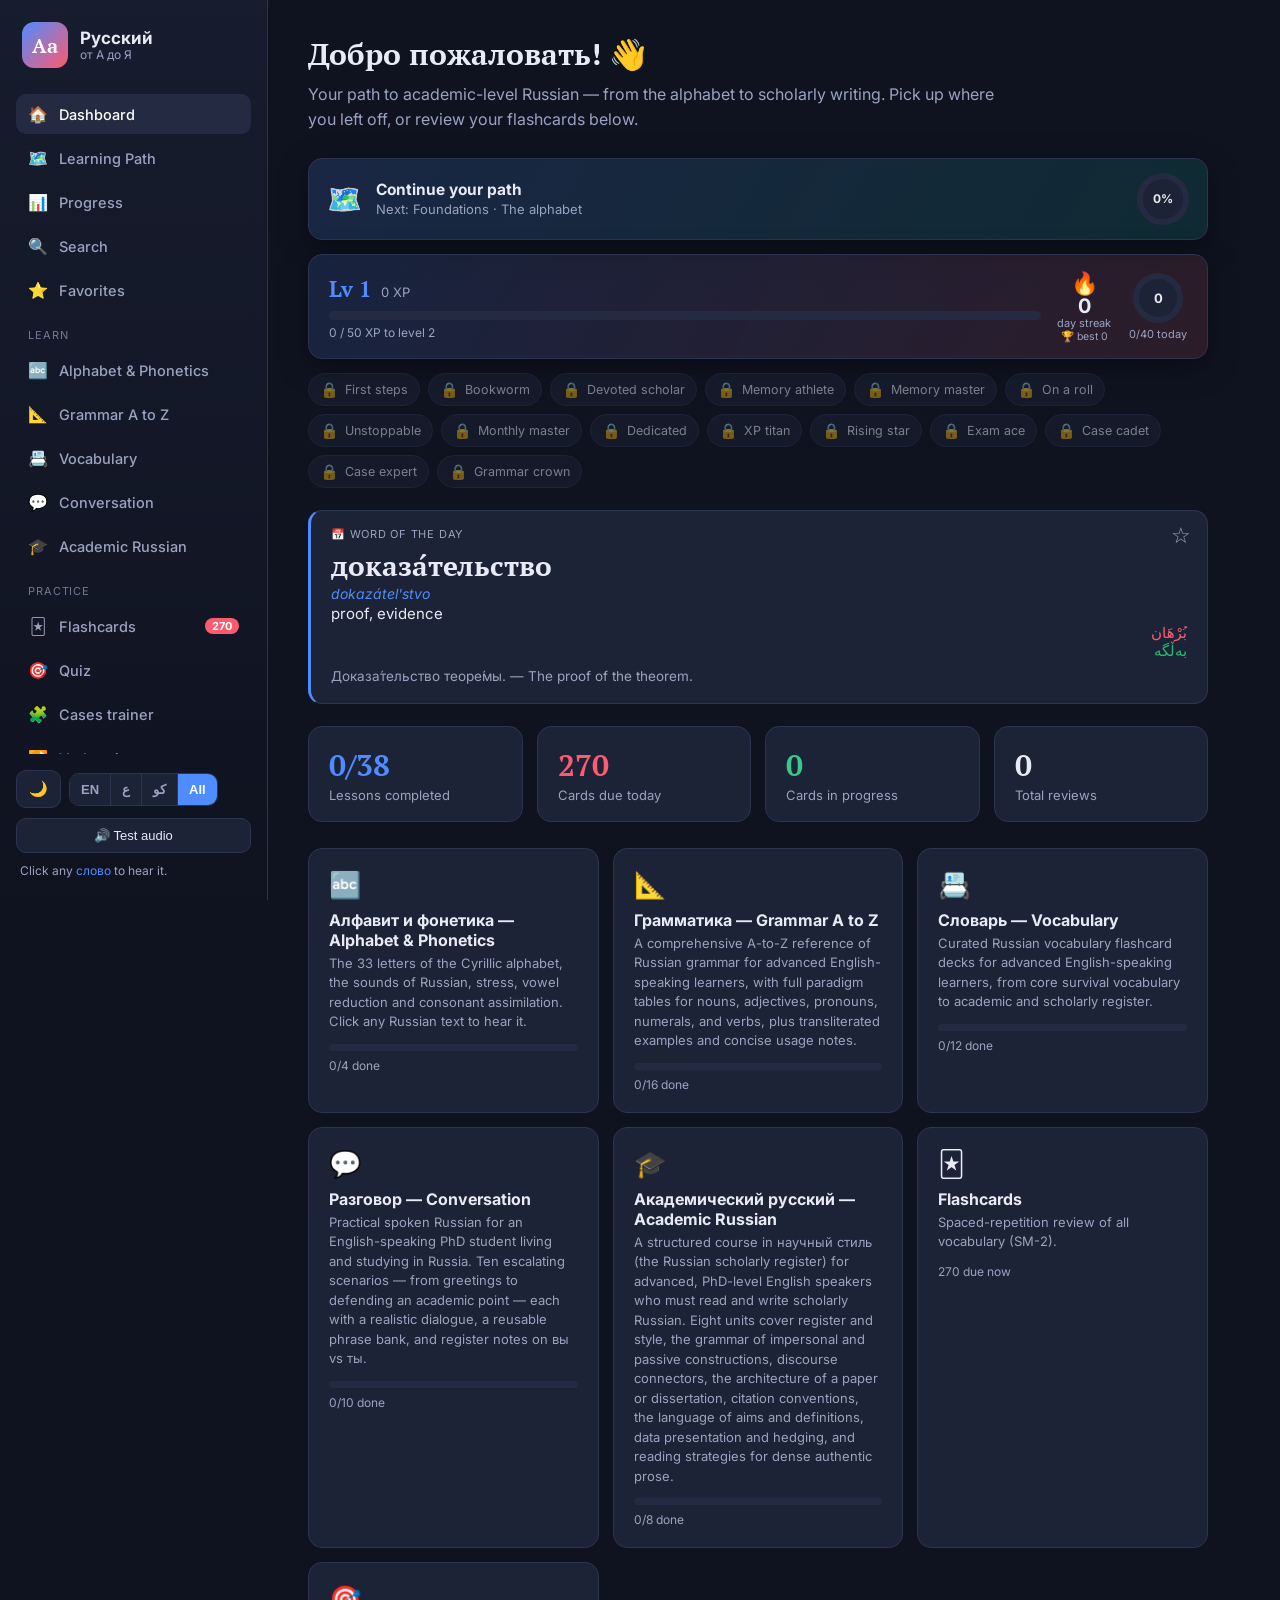
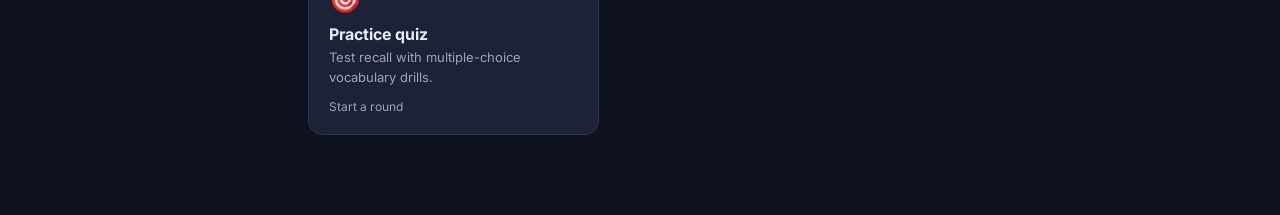
<file: static/index.html>
<!DOCTYPE html>
<html lang="en">
<head>
  <meta charset="UTF-8" />
  <meta name="viewport" content="width=device-width, initial-scale=1.0" />
  <title>Русский от А до Я — Learn Russian A to Z</title>
  <link rel="icon" href="data:image/svg+xml,%3Csvg xmlns='http://www.w3.org/2000/svg' viewBox='0 0 100 100'%3E%3Crect width='100' height='100' rx='20' fill='%234f8cff'/%3E%3Ctext x='50' y='72' font-size='62' text-anchor='middle' fill='white' font-family='serif'%3EА%3C/text%3E%3C/svg%3E" />
  <link rel="manifest" href="manifest.webmanifest" />
  <meta name="theme-color" content="#0f1320" />
  <meta name="mobile-web-app-capable" content="yes" />
  <meta name="apple-mobile-web-app-capable" content="yes" />
  <meta name="apple-mobile-web-app-status-bar-style" content="black-translucent" />
  <meta name="apple-mobile-web-app-title" content="Русский" />
  <link rel="apple-touch-icon" href="icons/icon-192.png" />
  <link rel="preconnect" href="https://fonts.googleapis.com" />
  <link href="https://fonts.googleapis.com/css2?family=Inter:wght@400;500;600;700&family=PT+Serif:wght@400;700&display=swap" rel="stylesheet" />
  <link rel="stylesheet" href="css/style.css" />
</head>
<body>
  <div id="app">
    <header id="topbar">
      <button id="nav-toggle" aria-label="Open menu" aria-expanded="false">☰</button>
      <div class="topbar-brand">Русский <span>от А до Я</span></div>
    </header>
    <div id="backdrop"></div>
    <aside class="sidebar">
      <div class="brand">
        <div class="brand-mark">Аа</div>
        <div class="brand-text">
          <strong>Русский</strong>
          <span>от А до Я</span>
        </div>
      </div>
      <nav id="nav" class="nav"></nav>
      <div class="sidebar-foot">
        <div class="toggle-row">
          <button id="theme-toggle" class="ghost-btn icon-btn" title="Toggle light / dark">🌙</button>
          <div class="seg" id="gloss-seg" role="group" aria-label="Translation language">
            <button data-gloss="en" title="English only">EN</button>
            <button data-gloss="ar" title="Arabic only">ع</button>
            <button data-gloss="ku" title="Central Kurdish only">کو</button>
            <button data-gloss="all" title="All languages">All</button>
          </div>
        </div>
        <button id="audio-test" class="ghost-btn" title="Test Russian speech">🔊 Test audio</button>
        <p class="hint">Click any <span class="ru-chip">слово</span> to hear it.</p>
      </div>
    </aside>

    <main id="view" class="view">
      <div class="loading">Loading…</div>
    </main>
  </div>

  <!-- Polyfills the Web Speech API onto the native bridge inside the Android
       WebView (no-op in a normal browser). Must load before app.js. -->
  <script src="js/android-bridge.js"></script>
  <script src="js/app.js"></script>
</body>
</html>
</file>
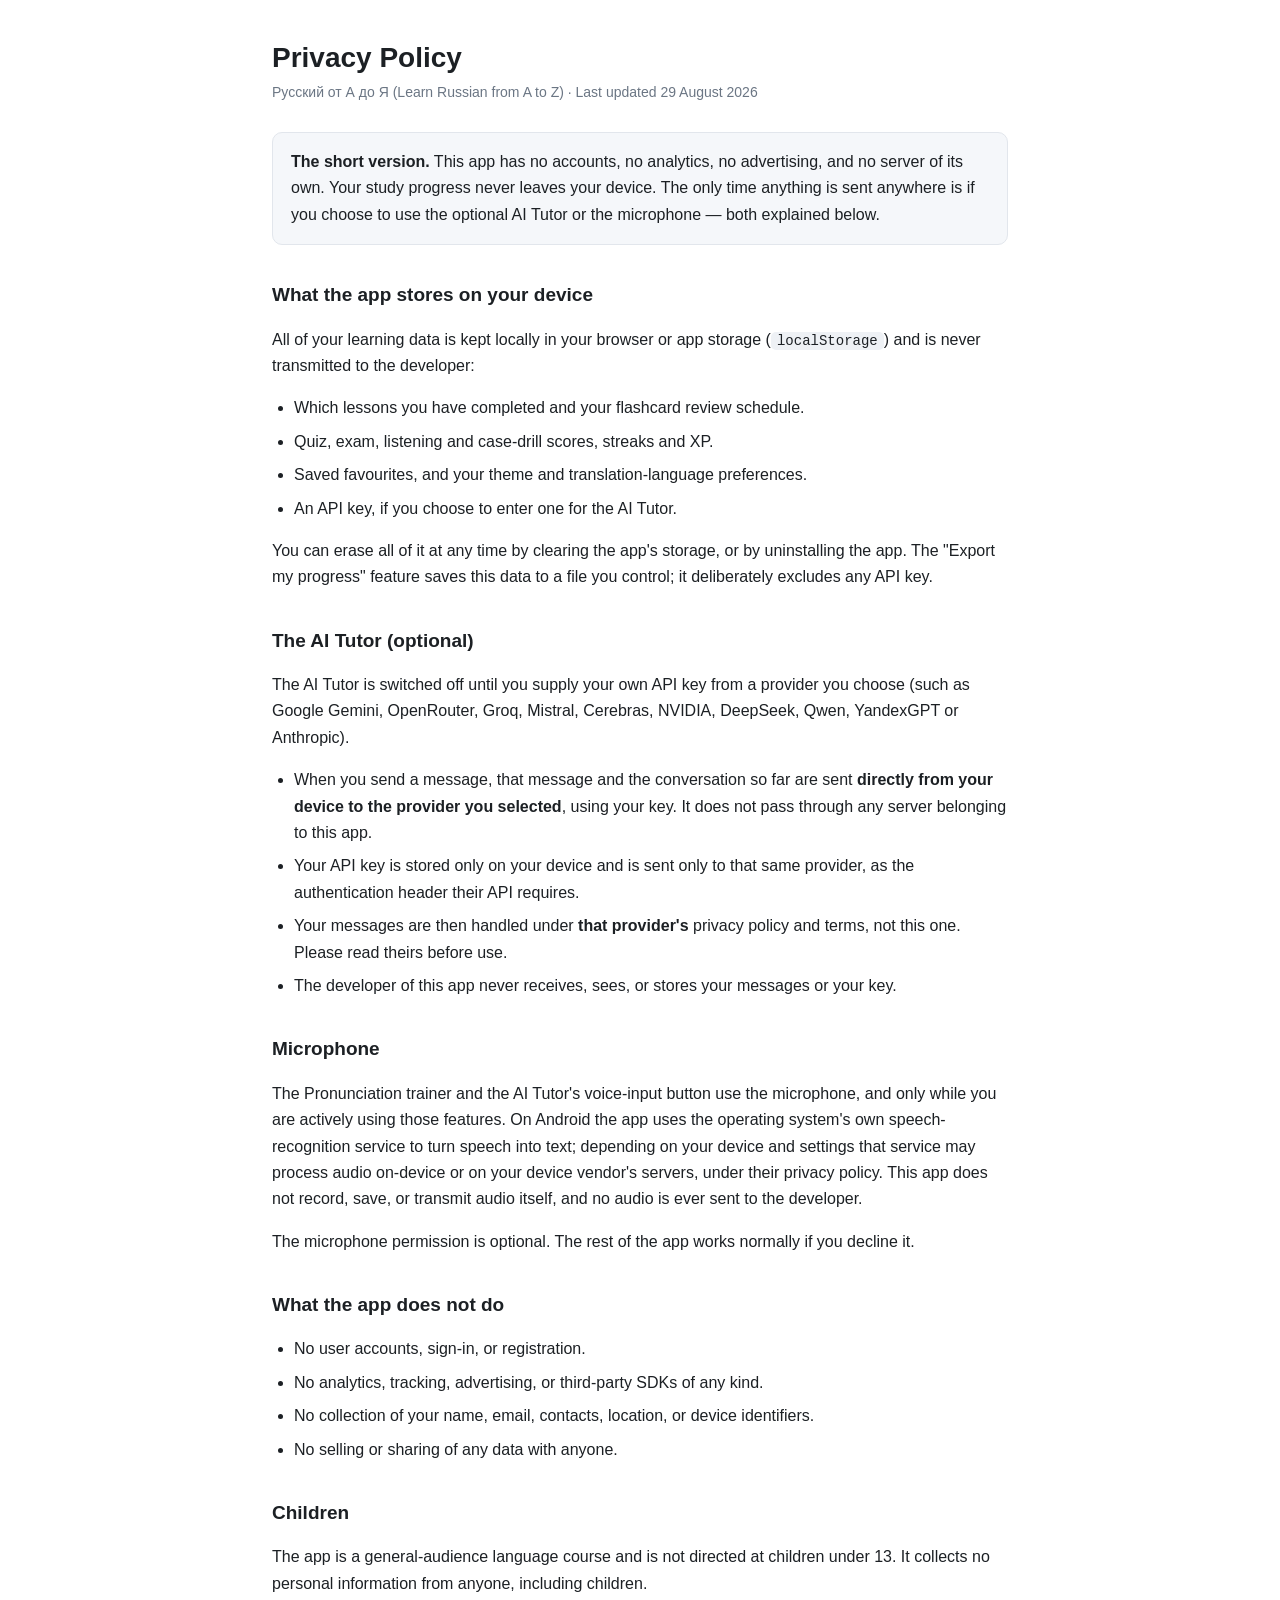
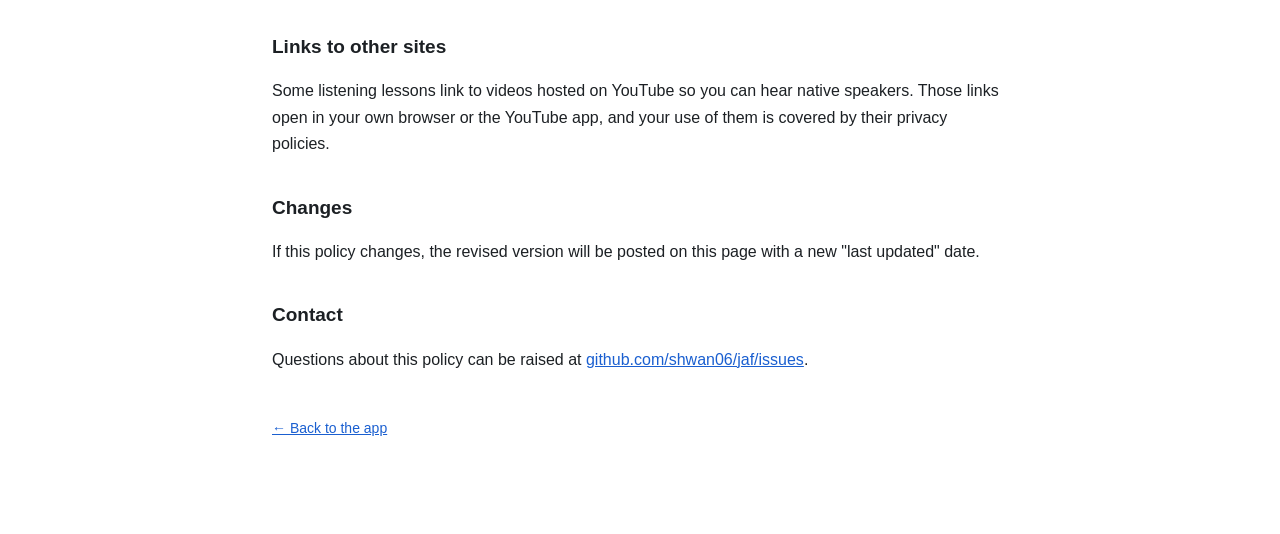
<file: static/privacy.html>
<!DOCTYPE html>
<html lang="en">
<head>
  <meta charset="UTF-8" />
  <meta name="viewport" content="width=device-width, initial-scale=1.0" />
  <title>Privacy Policy — Русский от А до Я</title>
  <link rel="icon" href="data:image/svg+xml,%3Csvg xmlns='http://www.w3.org/2000/svg' viewBox='0 0 100 100'%3E%3Crect width='100' height='100' rx='20' fill='%234f8cff'/%3E%3Ctext x='50' y='72' font-size='62' text-anchor='middle' fill='white' font-family='serif'%3E%D0%90%3C/text%3E%3C/svg%3E" />
  <style>
    :root { color-scheme: light dark; }
    body {
      margin: 0 auto; padding: 40px 22px 80px; max-width: 46rem;
      font: 16px/1.65 -apple-system, BlinkMacSystemFont, "Segoe UI", Roboto, sans-serif;
      background: #ffffff; color: #1c2024;
    }
    @media (prefers-color-scheme: dark) {
      body { background: #12151a; color: #e6e9ef; }
      code { background: #232833; }
      .card { background: #1a1e26; border-color: #2b323d; }
      a { color: #7fb0ff; }
    }
    h1 { font-size: 28px; line-height: 1.25; margin: 0 0 6px; }
    h2 { font-size: 19px; margin: 34px 0 10px; }
    .updated { color: #6b7684; font-size: 14px; margin: 0 0 28px; }
    .card {
      background: #f5f7fa; border: 1px solid #e2e6ec; border-radius: 10px;
      padding: 16px 18px; margin: 22px 0;
    }
    code { background: #eef1f5; padding: 1px 6px; border-radius: 5px; font-size: 14px; }
    ul { padding-left: 22px; }
    li { margin-bottom: 7px; }
    a { color: #1a5fd0; }
    footer { margin-top: 44px; font-size: 14px; color: #6b7684; }
  </style>
</head>
<body>
  <h1>Privacy Policy</h1>
  <p class="updated">Русский от А до Я (Learn Russian from A to Z) · Last updated 29 August 2026</p>

  <div class="card">
    <strong>The short version.</strong> This app has no accounts, no analytics, no
    advertising, and no server of its own. Your study progress never leaves your
    device. The only time anything is sent anywhere is if you choose to use the
    optional AI Tutor or the microphone — both explained below.
  </div>

  <h2>What the app stores on your device</h2>
  <p>
    All of your learning data is kept locally in your browser or app storage
    (<code>localStorage</code>) and is never transmitted to the developer:
  </p>
  <ul>
    <li>Which lessons you have completed and your flashcard review schedule.</li>
    <li>Quiz, exam, listening and case-drill scores, streaks and XP.</li>
    <li>Saved favourites, and your theme and translation-language preferences.</li>
    <li>An API key, if you choose to enter one for the AI Tutor.</li>
  </ul>
  <p>
    You can erase all of it at any time by clearing the app's storage, or by
    uninstalling the app. The "Export my progress" feature saves this data to a
    file you control; it deliberately excludes any API key.
  </p>

  <h2>The AI Tutor (optional)</h2>
  <p>
    The AI Tutor is switched off until you supply your own API key from a
    provider you choose (such as Google Gemini, OpenRouter, Groq, Mistral,
    Cerebras, NVIDIA, DeepSeek, Qwen, YandexGPT or Anthropic).
  </p>
  <ul>
    <li>
      When you send a message, that message and the conversation so far are sent
      <strong>directly from your device to the provider you selected</strong>, using
      your key. It does not pass through any server belonging to this app.
    </li>
    <li>
      Your API key is stored only on your device and is sent only to that same
      provider, as the authentication header their API requires.
    </li>
    <li>
      Your messages are then handled under <strong>that provider's</strong> privacy
      policy and terms, not this one. Please read theirs before use.
    </li>
    <li>
      The developer of this app never receives, sees, or stores your messages or
      your key.
    </li>
  </ul>

  <h2>Microphone</h2>
  <p>
    The Pronunciation trainer and the AI Tutor's voice-input button use the
    microphone, and only while you are actively using those features. On Android
    the app uses the operating system's own speech-recognition service to turn
    speech into text; depending on your device and settings that service may
    process audio on-device or on your device vendor's servers, under their
    privacy policy. This app does not record, save, or transmit audio itself, and
    no audio is ever sent to the developer.
  </p>
  <p>
    The microphone permission is optional. The rest of the app works normally if
    you decline it.
  </p>

  <h2>What the app does not do</h2>
  <ul>
    <li>No user accounts, sign-in, or registration.</li>
    <li>No analytics, tracking, advertising, or third-party SDKs of any kind.</li>
    <li>No collection of your name, email, contacts, location, or device identifiers.</li>
    <li>No selling or sharing of any data with anyone.</li>
  </ul>

  <h2>Children</h2>
  <p>
    The app is a general-audience language course and is not directed at children
    under 13. It collects no personal information from anyone, including children.
  </p>

  <h2>Links to other sites</h2>
  <p>
    Some listening lessons link to videos hosted on YouTube so you can hear native
    speakers. Those links open in your own browser or the YouTube app, and your
    use of them is covered by their privacy policies.
  </p>

  <h2>Changes</h2>
  <p>
    If this policy changes, the revised version will be posted on this page with a
    new "last updated" date.
  </p>

  <h2>Contact</h2>
  <p>
    Questions about this policy can be raised at
    <a href="https://github.com/shwan06/jaf/issues">github.com/shwan06/jaf/issues</a>.
  </p>

  <footer>
    <p><a href="./">← Back to the app</a></p>
  </footer>
</body>
</html>
</file>
<file: static/css/style.css>
:root {
  --bg: #0f1320;
  --bg-soft: #171c2e;
  --panel: #1d2336;
  --panel-2: #232a41;
  --border: #2c3450;
  --text: #e8ebf5;
  --muted: #9aa3c0;
  --accent: #4f8cff;
  --accent-2: #ff5a6e;
  --good: #36c98a;
  --warn: #f5a623;
  --radius: 14px;
  --shadow: 0 8px 30px rgba(0, 0, 0, 0.35);
}

* { box-sizing: border-box; }

html, body {
  margin: 0;
  height: 100%;
  /* Wide declension tables scroll inside their own .table-wrap box, but their
     width still leaked into the root's scrollWidth and let the whole page drag
     sideways on narrow phones. `clip` stops that without creating a scroll
     container, so the sticky top bar keeps working. */
  overflow-x: clip;
  background: var(--bg);
  color: var(--text);
  font-family: "Inter", system-ui, -apple-system, sans-serif;
  -webkit-font-smoothing: antialiased;
}

#app {
  display: grid;
  grid-template-columns: 268px 1fr;
  min-height: 100vh;
}

/* ---------- Sidebar ---------- */
.sidebar {
  background: linear-gradient(180deg, var(--bg-soft), var(--bg));
  border-right: 1px solid var(--border);
  display: flex;
  flex-direction: column;
  padding: 22px 16px;
  position: sticky;
  top: 0;
  height: 100vh;
}

.brand {
  display: flex;
  align-items: center;
  gap: 12px;
  margin-bottom: 26px;
  padding: 0 6px;
}
.brand-mark {
  width: 46px; height: 46px;
  display: grid; place-items: center;
  font-family: "PT Serif", serif;
  font-weight: 700; font-size: 20px;
  border-radius: 12px;
  background: linear-gradient(135deg, var(--accent), var(--accent-2));
  color: #fff;
}
.brand-text { display: flex; flex-direction: column; line-height: 1.1; }
.brand-text strong { font-size: 17px; }
.brand-text span { font-size: 12px; color: var(--muted); }

.nav { display: flex; flex-direction: column; gap: 4px; overflow-y: auto; flex: 1; }
.nav a {
  display: flex; align-items: center; gap: 11px;
  padding: 10px 12px;
  border-radius: 10px;
  color: var(--muted);
  text-decoration: none;
  font-size: 14.5px;
  font-weight: 500;
  transition: background .15s, color .15s;
}
.nav a .ico { width: 20px; text-align: center; font-size: 16px; }
.nav a:hover { background: var(--panel); color: var(--text); }
.nav a.active { background: var(--panel-2); color: #fff; }
.nav a .badge {
  margin-left: auto;
  background: var(--accent-2);
  color: #fff;
  font-size: 11px; font-weight: 700;
  border-radius: 20px; padding: 1px 7px;
}
.nav .nav-sep { font-size: 11px; text-transform: uppercase; letter-spacing: .08em;
  color: var(--muted); margin: 14px 12px 4px; opacity: .7; }

.sidebar-foot { margin-top: 16px; }
.ghost-btn {
  width: 100%;
  background: var(--panel);
  border: 1px solid var(--border);
  color: var(--text);
  padding: 9px;
  border-radius: 10px;
  cursor: pointer;
  font-size: 13px;
}
.ghost-btn:hover { background: var(--panel-2); }
.hint { font-size: 12px; color: var(--muted); margin: 10px 4px 0; }

/* ---------- Main view ---------- */
/* Grid items default to min-width:auto, so they refuse to shrink below their
   content's min-content width — which forced the whole page to ~401px and made
   it scroll sideways on 320/360/390px phones. min-width:0 lets the column
   actually track the viewport. */
#app > * { min-width: 0; }
.view { padding: 34px 40px 80px; max-width: 980px; min-width: 0; }
.loading { color: var(--muted); padding: 40px; }

.page-head { margin-bottom: 26px; }
.page-head h1 { font-family: "PT Serif", serif; font-size: 30px; margin: 0 0 8px; }
.page-head p { color: var(--muted); margin: 0; max-width: 70ch; line-height: 1.55; }

/* ---------- Cards / units ---------- */
.unit {
  background: var(--panel);
  border: 1px solid var(--border);
  border-radius: var(--radius);
  padding: 22px 24px;
  margin-bottom: 18px;
  box-shadow: var(--shadow);
}
.unit > h2 {
  font-family: "PT Serif", serif;
  font-size: 21px;
  margin: 0 0 4px;
}
.unit .summary { color: var(--muted); margin: 0 0 16px; font-size: 14.5px; }

.unit-head { display: flex; align-items: flex-start; gap: 12px; }
.unit-head .done-toggle {
  margin-left: auto;
  flex: none;
  background: var(--panel-2);
  border: 1px solid var(--border);
  color: var(--muted);
  border-radius: 20px;
  padding: 5px 12px;
  font-size: 12.5px;
  cursor: pointer;
  white-space: nowrap;
}
.unit-head .done-toggle.done { background: rgba(54,201,138,.15); color: var(--good); border-color: rgba(54,201,138,.4); }

.prose { line-height: 1.65; font-size: 15px; margin: 12px 0; }
.prose strong { color: #fff; }
code { background: var(--panel-2); padding: 1px 6px; border-radius: 6px; font-size: 13px; }

.note {
  border-left: 3px solid var(--warn);
  background: rgba(245,166,35,.08);
  padding: 11px 15px;
  border-radius: 0 10px 10px 0;
  margin: 14px 0;
  font-size: 14px;
  line-height: 1.55;
}

ul.block-list { margin: 12px 0; padding-left: 20px; line-height: 1.7; font-size: 14.5px; }
ul.block-list li { margin-bottom: 5px; }

/* Tables */
/* max-width caps the wrapper so a wide declension table scrolls inside its own
   box instead of widening the page. */
.table-wrap { overflow-x: auto; margin: 16px 0; max-width: 100%; }
.table-cap { font-size: 13px; color: var(--muted); margin-bottom: 6px; font-style: italic; }
table.grid { border-collapse: collapse; width: 100%; font-size: 14px; }
table.grid th, table.grid td { border: 1px solid var(--border); padding: 8px 11px; text-align: left; }
table.grid th { background: var(--panel-2); font-weight: 600; }
table.grid tr:nth-child(even) td { background: rgba(255,255,255,.015); }

/* Examples / phrase banks */
.examples { display: flex; flex-direction: column; gap: 8px; margin: 14px 0; }
.example {
  display: grid;
  grid-template-columns: 1fr auto;
  gap: 4px 12px;
  background: var(--panel-2);
  border: 1px solid var(--border);
  border-radius: 10px;
  padding: 11px 14px;
}
.example .ex-ru { font-size: 16px; font-weight: 600; }
.example .ex-tr { color: var(--accent); font-size: 13px; font-style: italic; }
.example .ex-en { color: var(--muted); font-size: 14px; grid-column: 1 / -1; }

/* Dialogue */
.dialogue { margin: 14px 0; }
.dialogue h4 { margin: 0 0 8px; color: var(--muted); font-weight: 600; font-size: 13px; text-transform: uppercase; letter-spacing: .05em; }
.d-line { padding: 9px 0; border-bottom: 1px dashed var(--border); }
.d-line:last-child { border-bottom: none; }
.d-line .d-ru { font-size: 16px; }
.d-line .d-tr { color: var(--accent); font-size: 13px; font-style: italic; }
.d-line .d-en { color: var(--muted); font-size: 13.5px; }

/* Russian clickable chip */
.ru { cursor: pointer; border-bottom: 1px dotted transparent; transition: color .12s; }
.ru:hover { color: var(--accent); border-bottom-color: var(--accent); }
.ru::after { content: " 🔊"; font-size: .72em; opacity: 0; transition: opacity .12s; }
.ru:hover::after { opacity: .7; }
.ru-chip { color: var(--accent); }

/* Alphabet letters grid */
.letters-grid {
  display: grid;
  grid-template-columns: repeat(auto-fill, minmax(150px, 1fr));
  gap: 10px;
  margin: 16px 0;
}
.letter-card {
  background: var(--panel-2);
  border: 1px solid var(--border);
  border-radius: 12px;
  padding: 12px 14px;
  cursor: pointer;
  transition: transform .12s, border-color .12s;
}
.letter-card:hover { transform: translateY(-2px); border-color: var(--accent); }
.letter-card .lc-letter { font-family: "PT Serif", serif; font-size: 26px; font-weight: 700; }
.letter-card .lc-name { color: var(--muted); font-size: 12px; }
.letter-card .lc-ipa { color: var(--accent); font-size: 13px; margin-top: 4px; }
.letter-card .lc-sound { font-size: 12.5px; margin-top: 3px; line-height: 1.35; }
.letter-card .lc-ex { font-size: 12.5px; color: var(--muted); margin-top: 6px; }

/* ---------- Dashboard ---------- */
.stat-grid { display: grid; grid-template-columns: repeat(auto-fit, minmax(160px,1fr)); gap: 14px; margin-bottom: 26px; }
.stat {
  background: var(--panel);
  border: 1px solid var(--border);
  border-radius: var(--radius);
  padding: 18px 20px;
}
.stat .s-num { font-size: 30px; font-weight: 700; font-family: "PT Serif", serif; }
.stat .s-lbl { color: var(--muted); font-size: 13px; margin-top: 2px; }
.stat.accent .s-num { color: var(--accent); }
.stat.red .s-num { color: var(--accent-2); }
.stat.green .s-num { color: var(--good); }

.section-cards { display: grid; grid-template-columns: repeat(auto-fit, minmax(220px,1fr)); gap: 14px; }
.section-card {
  display: block;
  text-decoration: none;
  color: inherit;
  background: var(--panel);
  border: 1px solid var(--border);
  border-radius: var(--radius);
  padding: 20px;
  transition: transform .12s, border-color .12s;
}
.section-card:hover { transform: translateY(-3px); border-color: var(--accent); }
.section-card .sc-ico { font-size: 26px; }
.section-card h3 { margin: 10px 0 4px; font-size: 16px; }
.section-card p { color: var(--muted); font-size: 13px; margin: 0 0 12px; line-height: 1.5; }
.progress-bar { height: 7px; background: var(--panel-2); border-radius: 20px; overflow: hidden; }
.progress-bar > i { display: block; height: 100%; background: linear-gradient(90deg,var(--accent),var(--good)); border-radius: 20px; }
.section-card .sc-meta { font-size: 12px; color: var(--muted); margin-top: 7px; }

/* ---------- Flashcards ---------- */
.fc-stage { max-width: 560px; margin: 0 auto; }
.deck-pills { display: flex; flex-wrap: wrap; gap: 8px; margin-bottom: 20px; justify-content: center; }
.deck-pill {
  background: var(--panel); border: 1px solid var(--border); color: var(--text);
  border-radius: 20px; padding: 7px 14px; cursor: pointer; font-size: 13px;
}
.deck-pill.active { background: var(--accent); border-color: var(--accent); color: #fff; }
.deck-pill .cnt { color: var(--muted); margin-left: 6px; }
.deck-pill.active .cnt { color: rgba(255,255,255,.8); }

.flashcard {
  background: var(--panel);
  border: 1px solid var(--border);
  border-radius: 18px;
  padding: 46px 30px;
  text-align: center;
  box-shadow: var(--shadow);
  min-height: 260px;
  display: flex; flex-direction: column; justify-content: center; gap: 10px;
}
.flashcard .fc-front { font-family: "PT Serif", serif; font-size: 40px; font-weight: 700; }
.flashcard .fc-pos { color: var(--muted); font-size: 13px; }
.fc-divider { height: 1px; background: var(--border); margin: 8px 0; }
.flashcard .fc-back { font-size: 22px; }
.flashcard .fc-tr { color: var(--accent); font-style: italic; }
.flashcard .fc-ex { color: var(--muted); font-size: 14px; line-height: 1.5; }

.fc-controls { display: flex; gap: 10px; margin-top: 20px; justify-content: center; flex-wrap: wrap; }
.btn {
  border: none; border-radius: 12px; padding: 12px 22px; font-size: 14px; font-weight: 600;
  cursor: pointer; color: #fff; transition: filter .12s;
}
.btn:hover { filter: brightness(1.1); }
.btn.primary { background: var(--accent); }
.btn-again { background: #c8455a; }
.btn-hard { background: var(--warn); color: #1a1a1a; }
.btn-good { background: var(--accent); }
.btn-easy { background: var(--good); }
.btn.big { padding: 14px 40px; font-size: 15px; }
.fc-meta { text-align: center; color: var(--muted); font-size: 13px; margin-bottom: 16px; }
.fc-empty { text-align: center; color: var(--muted); padding: 50px 20px; }
.fc-empty .big-emoji { font-size: 46px; }

/* ---------- Video link (real native-speaker clips) ---------- */
.video-link {
  display: flex; align-items: center; gap: 12px; text-align: left;
  margin-top: 18px; padding: 12px 14px; border-radius: 12px;
  background: var(--panel-2); border: 1px solid var(--border);
  text-decoration: none; color: var(--text);
}
.video-link:hover { border-color: var(--accent); }
.video-link-icon { font-size: 24px; flex-shrink: 0; }
.video-link strong { display: block; font-size: 14px; }
.video-link-sub { display: block; font-size: 12.5px; color: var(--muted); margin-top: 2px; }

/* ---------- Quiz ---------- */
.quiz-stage { max-width: 600px; margin: 0 auto; }
.quiz-card { background: var(--panel); border: 1px solid var(--border); border-radius: 18px; padding: 30px; box-shadow: var(--shadow); }
.quiz-q { font-size: 14px; color: var(--muted); margin-bottom: 6px; }
.quiz-prompt { font-family: "PT Serif", serif; font-size: 30px; font-weight: 700; margin-bottom: 22px; }
.quiz-options { display: grid; gap: 10px; }
.quiz-opt {
  text-align: left; background: var(--panel-2); border: 1px solid var(--border);
  color: var(--text); padding: 14px 16px; border-radius: 12px; cursor: pointer; font-size: 16px;
  transition: border-color .12s, background .12s;
}
.quiz-opt:hover { border-color: var(--accent); }
.quiz-opt.correct { background: rgba(54,201,138,.18); border-color: var(--good); }
.quiz-opt.wrong { background: rgba(200,69,90,.18); border-color: #c8455a; }
.quiz-bar { display: flex; justify-content: space-between; align-items: center; margin-bottom: 18px; color: var(--muted); font-size: 14px; }
.quiz-mode-pills { display: flex; gap: 8px; flex-wrap: wrap; margin-bottom: 18px; justify-content: center; }

.toolbar { display: flex; gap: 10px; flex-wrap: wrap; margin-bottom: 18px; align-items: center; }
select.dropdown {
  background: var(--panel); color: var(--text); border: 1px solid var(--border);
  border-radius: 10px; padding: 9px 12px; font-size: 14px;
  /* A <select> sizes itself to its widest option; the AI-provider names are
     long enough to push the whole page sideways on a phone without this. */
  width: 100%; max-width: 100%;
}

/* ---------- Toggles (theme + gloss language) ---------- */
.toggle-row { display: flex; gap: 8px; align-items: center; margin-bottom: 10px; }
.icon-btn { width: auto; flex: none; padding: 9px 12px; font-size: 15px; }
.seg { display: inline-flex; border: 1px solid var(--border); border-radius: 10px; overflow: hidden; }
.seg button {
  background: var(--panel); color: var(--muted); border: none; cursor: pointer;
  padding: 8px 11px; font-size: 13px; font-weight: 600; border-left: 1px solid var(--border);
}
.seg button:first-child { border-left: none; }
.seg button.active { background: var(--accent); color: #fff; }

/* ---------- Arabic gloss ---------- */
.ar {
  direction: rtl;
  text-align: right;
  font-family: "Noto Naskh Arabic", "Segoe UI", "Tahoma", serif;
  font-size: 1.05em;
  color: var(--muted);
  line-height: 1.7;
}
.example .ex-ar { grid-column: 1 / -1; color: var(--accent-2); font-size: 15px; }
.d-line .d-ar { color: var(--accent-2); font-size: 14px; }
.fc-ar { color: var(--accent-2); font-size: 20px; direction: rtl; }
.unit .summary-ar { color: var(--muted); font-size: 14px; margin: -8px 0 14px; }

/* ---------- Picture illustrations (emoji / optional real image) ---------- */
.fc-emoji { font-size: 64px; line-height: 1; margin-bottom: 4px; }
.fc-img { max-width: 170px; max-height: 150px; object-fit: contain; margin: 0 auto 8px; border-radius: 12px; }
.vocab-row .vr-emoji { font-size: 30px; flex: none; width: 40px; text-align: center; align-self: center; }
.vocab-row .vr-img { width: 46px; height: 46px; object-fit: cover; border-radius: 8px; flex: none; align-self: center; }
.wod-emoji { font-size: 46px; line-height: 1; margin-bottom: 2px; }
.wod-img { max-width: 130px; max-height: 110px; object-fit: contain; border-radius: 10px; margin-bottom: 4px; }

/* ---------- Central Kurdish (Sorani) gloss ---------- */
.ex-ku, .d-ku, .fc-ku, .vr-ku, .sr-ku, .lt-ku, .wod-ku, .summary-ku, .case-ku, .cs-ku {
  direction: rtl; text-align: right;
  font-family: "Noto Naskh Arabic", "Segoe UI", "Tahoma", serif;
  color: #2bb673;
}
.example .ex-ku { grid-column: 1 / -1; font-size: 15px; }
.d-line .d-ku { font-size: 14px; }
.fc-ku { font-size: 19px; }
.vr-ku { font-size: 15px; margin-top: 1px; }
.sr-ku { font-size: 14px; }
.lt-ku { font-size: 15px; }
.wod-ku { font-size: 15px; }
.case-ku { font-size: 14.5px; margin-top: 2px; }
.cs-ku { font-size: 12.5px; margin-bottom: 6px; }
[data-theme="light"] .ex-ku, [data-theme="light"] .d-ku, [data-theme="light"] .fc-ku,
[data-theme="light"] .vr-ku, [data-theme="light"] .sr-ku, [data-theme="light"] .lt-ku,
[data-theme="light"] .wod-ku, [data-theme="light"] .summary-ku,
[data-theme="light"] .case-ku, [data-theme="light"] .cs-ku { color: #15936a; }

/* gloss visibility: toggled on <body data-gloss="en|ar|ku|all"> (legacy: both = EN+AR) */
body[data-gloss="en"] .gloss-ar, body[data-gloss="en"] .gloss-ku { display: none; }
body[data-gloss="ar"] .gloss-en, body[data-gloss="ar"] .gloss-ku { display: none; }
body[data-gloss="ku"] .gloss-en, body[data-gloss="ku"] .gloss-ar { display: none; }
body[data-gloss="both"] .gloss-ku { display: none; }

/* ---------- Light theme ---------- */
[data-theme="light"] {
  --bg: #f4f6fb;
  --bg-soft: #ffffff;
  --panel: #ffffff;
  --panel-2: #eef1f8;
  --border: #d8deec;
  --text: #1a2236;
  --muted: #5b657f;
  --accent: #2f6df0;
  --accent-2: #e23b54;
  --good: #1aa06a;
  --warn: #c77d00;
  --shadow: 0 8px 24px rgba(40, 60, 110, 0.10);
}
[data-theme="light"] .prose strong { color: #000; }
[data-theme="light"] table.grid tr:nth-child(even) td { background: rgba(0,0,0,.02); }

/* ---------- Drill / dictation inputs ---------- */
.text-input {
  width: 100%;
  background: var(--panel-2);
  border: 1px solid var(--border);
  color: var(--text);
  border-radius: 12px;
  padding: 14px 16px;
  font-size: 20px;
  font-family: "PT Serif", serif;
}
.text-input:focus { outline: none; border-color: var(--accent); }
.text-input:disabled { opacity: .85; }
.drill-feedback { margin-top: 14px; font-size: 18px; min-height: 24px; }
.drill-feedback .ok { color: var(--good); font-weight: 700; }
.drill-feedback .bad { color: var(--accent-2); font-weight: 700; }
.rucell { cursor: pointer; }

/* ---------- AI tutor chat ---------- */
.chat-log {
  background: var(--panel);
  border: 1px solid var(--border);
  border-radius: 14px;
  padding: 14px;
  height: 52vh;
  min-height: 300px;
  overflow-y: auto;
  display: flex;
  flex-direction: column;
  gap: 10px;
}
.bubble { max-width: 85%; padding: 10px 14px; border-radius: 14px; line-height: 1.5; font-size: 15px; }
.bubble.user { align-self: flex-end; background: var(--accent); color: #fff; border-bottom-right-radius: 4px; }
.bubble.bot { align-self: flex-start; background: var(--panel-2); border: 1px solid var(--border); border-bottom-left-radius: 4px; }
.bubble.bot .muted { color: var(--muted); }
.bubble.bot .bad { color: var(--accent-2); }
.composer { display: flex; gap: 8px; margin-top: 12px; align-items: stretch; }
.composer .text-input { font-family: inherit; font-size: 16px; }
.composer .btn { flex: none; }
.composer .mic-lang { background: var(--panel-2); color: var(--muted); font-weight: 700; font-size: 12px; padding: 0 12px; border: 1px solid var(--border); }
.composer .mic-btn { background: var(--panel-2); color: var(--text); font-size: 18px; padding: 0 14px; border: 1px solid var(--border); }
.composer .mic-btn.rec { background: var(--accent-2); color: #fff; border-color: var(--accent-2); animation: mic-rec 1.2s infinite; }
@keyframes mic-rec { 0%, 100% { box-shadow: 0 0 0 0 rgba(255,90,110,.5); } 50% { box-shadow: 0 0 0 7px rgba(255,90,110,0); } }

/* ---------- Gamification ---------- */
.game-panel {
  display: flex; gap: 16px; align-items: center; flex-wrap: wrap;
  background: linear-gradient(120deg, rgba(79,140,255,.14), rgba(255,90,110,.12));
  border: 1px solid var(--border); border-radius: var(--radius);
  padding: 16px 20px; margin-bottom: 14px; box-shadow: var(--shadow);
}
.game-main { flex: 1 1 280px; }
.game-level { display: flex; align-items: baseline; gap: 10px; }
.lvl-badge { font-family: "PT Serif", serif; font-weight: 700; font-size: 22px; color: var(--accent); }
.lvl-xp { color: var(--muted); font-size: 13px; }
.game-bar { height: 9px; background: var(--panel-2); border-radius: 20px; overflow: hidden; margin: 8px 0 5px; }
.game-bar > i { display: block; height: 100%; background: linear-gradient(90deg, var(--accent), var(--good)); border-radius: 20px; transition: width .4s; }
.game-sub { font-size: 12px; color: var(--muted); }
.game-side { display: flex; gap: 18px; align-items: center; }
.game-streak { text-align: center; line-height: 1.1; }
.game-streak .fire { font-size: 22px; display: block; }
.game-streak strong { font-size: 20px; }
.game-streak .muted, .game-goal .muted { display: block; font-size: 11px; color: var(--muted); }
.game-goal { display: flex; flex-direction: column; align-items: center; gap: 4px; }
.goal-ring { width: 50px; height: 50px; border-radius: 50%; display: grid; place-items: center;
  background: conic-gradient(var(--good) calc(var(--p) * 1%), var(--panel-2) 0); }
.goal-ring > span { width: 38px; height: 38px; border-radius: 50%; background: var(--panel); display: grid; place-items: center; font-weight: 700; font-size: 13px; }
.game-goal.done .goal-ring > span { color: var(--good); }

.badges { display: flex; flex-wrap: wrap; gap: 8px; margin-bottom: 22px; }
.badge-chip { display: inline-flex; align-items: center; gap: 6px; padding: 6px 11px; border-radius: 20px;
  background: var(--panel); border: 1px solid var(--border); font-size: 12.5px; opacity: .5; }
.badge-chip.earned { opacity: 1; border-color: var(--warn); background: rgba(245,166,35,.12); }
.badge-chip .b-ico { font-size: 15px; }

/* ---------- Toasts ---------- */
.toast-host { position: fixed; right: 16px; bottom: 16px; z-index: 9999; display: flex; flex-direction: column; gap: 8px; align-items: flex-end; }
.toast {
  background: var(--panel); border: 1px solid var(--border); border-left: 3px solid var(--good);
  border-radius: 10px; padding: 9px 14px; box-shadow: var(--shadow);
  opacity: 0; transform: translateY(8px); transition: opacity .25s, transform .25s; max-width: 260px;
}
.toast.show { opacity: 1; transform: translateY(0); }
.toast strong { display: block; font-size: 14px; }
.toast span { font-size: 12px; color: var(--muted); }

/* ---------- Favorites & star ---------- */
.star-btn { flex: none; background: none; border: none; color: var(--muted); font-size: 22px; line-height: 1; cursor: pointer; padding: 2px 4px; transition: color .12s, transform .12s; }
.star-btn:hover { transform: scale(1.15); }
.star-btn.on { color: var(--warn); }
.fc-fav { margin-top: 6px; }

/* ---------- Search / dictionary / favorites list ---------- */
.search-results { display: flex; flex-direction: column; gap: 8px; margin-top: 16px; }
.search-hint { color: var(--muted); text-align: center; padding: 22px; font-size: 14px; }
.search-row { display: flex; align-items: center; gap: 12px; background: var(--panel); border: 1px solid var(--border); border-radius: 12px; padding: 10px 14px; }
.search-row .sr-body { flex: 1; min-width: 0; }
.sr-ru { font-size: 17px; font-weight: 600; }
.sr-tr { color: var(--accent); font-size: 12.5px; font-style: italic; }
.sr-en { color: var(--muted); font-size: 13.5px; }
.sr-ar { color: var(--accent-2); font-size: 14px; }
.sr-tag { flex: none; font-size: 11px; color: var(--muted); background: var(--panel-2); border: 1px solid var(--border); border-radius: 20px; padding: 3px 9px; white-space: nowrap; max-width: 38vw; overflow: hidden; text-overflow: ellipsis; }

/* ---------- On-screen Cyrillic keyboard ---------- */
.kb-wrap { margin-top: 14px; }
.kb-toggle { background: var(--panel-2); border: 1px solid var(--border); color: var(--muted); border-radius: 10px; padding: 8px 12px; font-size: 13px; cursor: pointer; }
.kb-toggle.on { color: var(--text); border-color: var(--accent); }
.cyr-kb { margin-top: 10px; display: flex; flex-direction: column; gap: 6px; }
.cyr-row { display: flex; gap: 6px; justify-content: center; flex-wrap: wrap; }
.cyr-key { background: var(--panel-2); border: 1px solid var(--border); color: var(--text); border-radius: 8px; min-width: 34px; padding: 11px 9px; font-size: 16px; font-family: "PT Serif", serif; cursor: pointer; }
.cyr-key:hover { border-color: var(--accent); }
.cyr-key:active { background: var(--accent); color: #fff; }
.cyr-key.wide { min-width: 130px; }

/* ---------- Word of the day + resume ---------- */
.resume-btn { display: inline-block; text-decoration: none; background: var(--accent); color: #fff; padding: 11px 18px; border-radius: 12px; font-weight: 600; font-size: 14px; margin-bottom: 18px; }
.resume-btn:hover { filter: brightness(1.1); }
.wod-panel { background: var(--panel); border: 1px solid var(--border); border-left: 3px solid var(--accent); border-radius: var(--radius); padding: 16px 20px; margin-bottom: 22px; position: relative; }
.wod-head { font-size: 11px; text-transform: uppercase; letter-spacing: .07em; color: var(--muted); margin-bottom: 6px; }
.wod-ru { font-family: "PT Serif", serif; font-size: 28px; font-weight: 700; }
.wod-tr { color: var(--accent); font-style: italic; font-size: 14px; }
.wod-en { font-size: 15px; margin-top: 2px; }
.wod-ar { color: var(--accent-2); font-size: 15px; }
.wod-ex { color: var(--muted); font-size: 13.5px; margin-top: 6px; line-height: 1.5; }
.wod-panel .star-btn { position: absolute; top: 12px; right: 12px; }

/* ---------- Listening ---------- */
.listen-row { display: flex; gap: 10px; justify-content: center; flex-wrap: wrap; }
.listen-btn { min-width: 160px; }
.listen-transcript { margin-top: 16px; padding: 14px 16px; background: var(--panel-2); border: 1px solid var(--border); border-radius: 12px; position: relative; }
.listen-transcript .lt-ru { font-family: "PT Serif", serif; font-size: 20px; font-weight: 700; }
.listen-transcript .lt-tr { color: var(--accent); font-style: italic; font-size: 13px; }
.listen-transcript .lt-en { font-size: 15px; margin-top: 3px; }
.listen-transcript .lt-ar { color: var(--accent-2); font-size: 15px; margin-top: 2px; }
.listen-transcript .star-btn { position: absolute; top: 10px; right: 12px; }

/* ---------- Analytics / progress dashboard ---------- */
.rec-card { display: flex; align-items: center; gap: 14px; text-decoration: none; color: inherit;
  background: linear-gradient(120deg, rgba(79,140,255,.16), rgba(54,201,138,.12));
  border: 1px solid var(--border); border-radius: var(--radius); padding: 15px 18px; margin-bottom: 18px; box-shadow: var(--shadow); }
.rec-card:hover { border-color: var(--accent); }
.rec-ico { font-size: 30px; flex: none; }
.rec-body { flex: 1; min-width: 0; }
.rec-k { font-size: 11px; text-transform: uppercase; letter-spacing: .06em; color: var(--muted); }
.rec-t { font-weight: 700; font-size: 16px; margin: 1px 0; }
.rec-s { color: var(--muted); font-size: 13px; }
.rec-go { flex: none; color: var(--accent); font-weight: 700; }

.unit > h2 + .xp-bars, .unit > h2 + .heatmap { margin-top: 14px; }
.xp-bars { display: flex; align-items: flex-end; gap: 5px; height: 120px; margin-top: 14px; }
.xp-col { flex: 1; display: flex; flex-direction: column; align-items: center; gap: 5px; height: 100%; }
.xp-bar-wrap { flex: 1; width: 100%; display: flex; align-items: flex-end; }
.xp-bar-wrap > i { width: 100%; background: linear-gradient(180deg, var(--accent), var(--good)); border-radius: 5px 5px 0 0; min-height: 2px; }
.xp-bar-wrap > i.empty { background: var(--panel-2); }
.xp-day { font-size: 10px; color: var(--muted); }

.heatmap { display: flex; gap: 4px; margin-top: 14px; overflow-x: auto; padding-bottom: 4px; }
.heat-col { display: flex; flex-direction: column; gap: 4px; }
.heat-cell { width: 15px; height: 15px; border-radius: 3px; background: var(--panel-2); }
.heat-cell.blank { background: transparent; }
.heat-cell.t0 { background: var(--panel-2); }
.heat-cell.t1 { background: rgba(54,201,138,.35); }
.heat-cell.t2 { background: rgba(54,201,138,.6); }
.heat-cell.t3 { background: rgba(54,201,138,.8); }
.heat-cell.t4 { background: var(--good); }
.heat-legend { display: flex; align-items: center; gap: 5px; margin-top: 10px; font-size: 12px; color: var(--muted); }
.heat-legend .heat-cell { width: 13px; height: 13px; }

.acc-row { display: flex; align-items: center; gap: 10px; margin: 9px 0; }
.acc-name { width: 96px; flex: none; font-size: 13.5px; font-weight: 600; }
.acc-bar { flex: 1; height: 12px; background: var(--panel-2); border-radius: 20px; overflow: hidden; }
.acc-bar > i { display: block; height: 100%; border-radius: 20px; }
.acc-bar > i.low { background: var(--accent-2); }
.acc-bar > i.mid { background: var(--warn); }
.acc-bar > i.high { background: var(--good); }
.acc-bar > i.none { background: transparent; }
.acc-val { width: 42px; flex: none; text-align: right; font-size: 13px; font-weight: 700; }
.acc-n { width: 78px; flex: none; text-align: right; font-size: 11.5px; color: var(--muted); }

.seg-bar { display: flex; height: 20px; border-radius: 10px; overflow: hidden; margin-top: 14px; background: var(--panel-2); }
.seg-bar .seg { min-width: 2px; }
.seg-new { background: var(--accent); }
.seg-learn { background: var(--warn); }
.seg-mature { background: var(--good); }
.seg-legend { display: flex; flex-wrap: wrap; gap: 14px; margin-top: 12px; font-size: 13px; color: var(--muted); }
.seg-legend .dot { display: inline-block; width: 11px; height: 11px; border-radius: 3px; vertical-align: middle; margin-right: 5px; }

@media (max-width: 560px) {
  .acc-name { width: 78px; font-size: 12.5px; }
  .acc-n { display: none; }
  .heat-cell { width: 13px; height: 13px; }
}

/* ---------- Vocabulary browser ---------- */
.vocab-list { display: flex; flex-direction: column; gap: 8px; margin-top: 6px; }
.vocab-row { display: flex; align-items: flex-start; gap: 10px; background: var(--panel-2); border: 1px solid var(--border); border-radius: 10px; padding: 10px 14px; }
.vocab-row .vr-body { flex: 1; min-width: 0; }
.vr-head { display: flex; align-items: baseline; gap: 10px; flex-wrap: wrap; }
.vr-ru { font-size: 18px; font-weight: 700; }
.vr-pos { font-size: 11px; color: var(--muted); background: var(--panel); border: 1px solid var(--border); border-radius: 20px; padding: 1px 8px; }
.vr-tr { color: var(--accent); font-size: 13px; font-style: italic; }
.vr-en { font-size: 14.5px; margin-top: 1px; }
.vr-ar { color: var(--accent-2); font-size: 15px; margin-top: 1px; }
.vr-ex { color: var(--muted); font-size: 13px; margin-top: 5px; line-height: 1.5; }
.vocab-row .star-btn { margin-top: 1px; }

/* ---------- Learning Path (Duolingo-style) ---------- */
.path-progress { display: flex; align-items: center; gap: 12px; margin-bottom: 18px; }
.path-progress .pp-bar { flex: 1; height: 12px; background: var(--panel-2); border: 1px solid var(--border); border-radius: 20px; overflow: hidden; }
.path-progress .pp-bar > i { display: block; height: 100%; background: linear-gradient(90deg, var(--accent), var(--good)); border-radius: 20px; transition: width .4s; }
.path-progress .pp-label { font-size: 13px; color: var(--muted); white-space: nowrap; }
.path-progress .pp-crowns { font-size: 13px; font-weight: 700; color: var(--warn); white-space: nowrap; }

.path-wrap { max-width: 460px; margin: 0 auto; }
.path-unit-banner {
  background: linear-gradient(120deg, var(--uc), color-mix(in srgb, var(--uc) 70%, #000));
  color: #fff; border-radius: 14px; padding: 14px 18px; margin: 26px 0 8px;
  box-shadow: var(--shadow); position: relative; overflow: hidden;
}
.path-unit-banner.done::after { content: "✓ complete"; position: absolute; top: 10px; right: 14px; font-size: 11px; font-weight: 700; background: rgba(255,255,255,.25); padding: 3px 9px; border-radius: 20px; }
.path-unit-banner .pub-title { font-family: "PT Serif", serif; font-weight: 700; font-size: 17px; }
.path-unit-banner .pub-sub { font-size: 12.5px; opacity: .9; margin-top: 2px; }

.path-track { display: flex; flex-direction: column; align-items: center; gap: 6px; padding: 8px 0; }
.path-cell { display: flex; flex-direction: column; align-items: center; gap: 4px; transform: translateX(calc(var(--off) * 34px)); transition: transform .2s; }
.path-node {
  width: 66px; height: 60px; border-radius: 50%; border: none; cursor: pointer; position: relative;
  font-size: 26px; display: grid; place-items: center; color: #fff;
  background: var(--uc); box-shadow: 0 5px 0 color-mix(in srgb, var(--uc) 60%, #000), 0 6px 12px rgba(0,0,0,.25);
  transition: transform .12s, filter .12s;
}
.path-node:active { transform: translateY(3px); box-shadow: 0 2px 0 color-mix(in srgb, var(--uc) 60%, #000), 0 3px 8px rgba(0,0,0,.25); }
.path-node:hover { filter: brightness(1.06); }
.path-node.locked { background: var(--panel-2); color: var(--muted); box-shadow: 0 5px 0 var(--border), 0 6px 12px rgba(0,0,0,.2); cursor: not-allowed; }
.path-node.locked:hover { filter: none; }
.path-node.done { background: var(--good); box-shadow: 0 5px 0 color-mix(in srgb, var(--good) 55%, #000), 0 6px 12px rgba(0,0,0,.25); }
.path-node.current { animation: pn-pulse 1.6s infinite; }
.path-node.kind-checkpoint { width: 74px; height: 66px; font-size: 30px; border-radius: 18px; }
@keyframes pn-pulse { 0%,100% { box-shadow: 0 5px 0 color-mix(in srgb, var(--uc) 60%, #000), 0 0 0 0 color-mix(in srgb, var(--uc) 45%, transparent); } 50% { box-shadow: 0 5px 0 color-mix(in srgb, var(--uc) 60%, #000), 0 0 0 10px transparent; } }
.pn-start {
  position: absolute; top: -22px; left: 50%; transform: translateX(-50%);
  background: var(--uc); color: #fff; font-size: 10px; font-weight: 800; letter-spacing: .05em;
  padding: 3px 9px; border-radius: 20px; box-shadow: var(--shadow); white-space: nowrap;
}
.pn-start::after { content: ""; position: absolute; bottom: -4px; left: 50%; transform: translateX(-50%) rotate(45deg); width: 8px; height: 8px; background: var(--uc); }
.pn-label { font-size: 11.5px; color: var(--muted); text-align: center; max-width: 92px; line-height: 1.2; }
.path-node.locked + .pn-label { opacity: .6; }
.pn-crown {
  position: absolute; bottom: -8px; left: 50%; transform: translateX(-50%);
  background: var(--warn); color: #1a1a1a; font-size: 10px; font-weight: 800;
  padding: 1px 7px; border-radius: 20px; box-shadow: 0 2px 6px rgba(0,0,0,.3); white-space: nowrap;
}
.path-node.gilded { background: linear-gradient(135deg, #f5c842, #e8a317); box-shadow: 0 5px 0 #b87d0a, 0 0 0 3px rgba(245,200,66,.35), 0 6px 14px rgba(0,0,0,.3); }

/* path banner on the dashboard */
.path-banner {
  display: flex; align-items: center; justify-content: space-between; gap: 14px; text-decoration: none; color: inherit;
  background: linear-gradient(120deg, rgba(79,140,255,.16), rgba(20,184,166,.14));
  border: 1px solid var(--border); border-radius: var(--radius); padding: 14px 18px; margin-bottom: 14px; box-shadow: var(--shadow);
}
.path-banner:hover { border-color: var(--accent); }
.path-banner .pb-left { display: flex; align-items: center; gap: 14px; min-width: 0; }
/* The text column must be allowed to shrink, or .pb-sub can never ellipsize and
   its "Next: …" line runs under the progress ring on a phone. */
.path-banner .pb-left > div { min-width: 0; }
.path-banner .pb-ico { font-size: 28px; flex: none; }
.path-banner .pb-title { font-weight: 700; font-size: 15.5px; }
.path-banner .pb-sub { color: var(--muted); font-size: 13px; margin-top: 2px; overflow: hidden; text-overflow: ellipsis; white-space: nowrap; }
.path-banner .pb-ring { flex: none; width: 52px; height: 52px; border-radius: 50%; display: grid; place-items: center;
  background: conic-gradient(var(--accent) calc(var(--p) * 1%), var(--panel-2) 0); }
.path-banner .pb-ring > span { width: 40px; height: 40px; border-radius: 50%; background: var(--panel); display: grid; place-items: center; font-weight: 700; font-size: 12px; }

/* deep-link highlight when arriving at a unit from the path */
.unit-focus { outline: 2px solid var(--accent); outline-offset: 3px; animation: unit-glow 2.2s ease; }
@keyframes unit-glow { 0% { box-shadow: 0 0 0 0 rgba(79,140,255,.5); } 100% { box-shadow: 0 0 0 14px rgba(79,140,255,0); } }

/* ---------- Cases trainer ---------- */
.cases-overview { display: grid; grid-template-columns: repeat(auto-fit, minmax(160px, 1fr)); gap: 12px; margin-top: 6px; }
.case-stat { background: var(--panel); border: 1px solid var(--border); border-radius: 12px; padding: 13px 15px; }
.case-stat .cs-name { font-weight: 700; font-size: 15px; }
.case-stat .cs-q { color: var(--muted); font-size: 12px; margin-bottom: 6px; }
.case-stat .cs-use { color: var(--text); font-size: 12.5px; line-height: 1.4; margin-bottom: 6px; }
.case-stat .cs-ar { color: var(--accent-2); }
.case-stat .cs-bar { height: 7px; background: var(--panel-2); border-radius: 20px; overflow: hidden; }
.case-stat .cs-bar > i { display: block; height: 100%; background: linear-gradient(90deg, var(--accent), var(--good)); border-radius: 20px; }
.case-stat .cs-pct { color: var(--muted); font-size: 11.5px; margin-top: 5px; }
.deck-pill.review { border-color: var(--warn); color: var(--warn); }
.case-target { font-size: 13.5px; color: var(--text); margin-bottom: 10px; }
.case-target .muted { color: var(--muted); }
.case-en { color: var(--muted); font-size: 14.5px; margin-bottom: 6px; }
.case-ar { color: var(--accent-2); font-size: 15px; direction: rtl; margin-bottom: 6px; }
.case-sentence { font-family: "PT Serif", serif; font-size: 24px; font-weight: 700; line-height: 1.4; }
.case-base { color: var(--accent); font-size: 14px; margin: 6px 0 18px; }
.case-base strong { font-size: 17px; }
.note .muted { color: var(--muted); }

/* ---------- Best streak ---------- */
.game-streak .best { display: block; font-size: 10.5px; color: var(--muted); margin-top: 2px; }

/* ---------- Responsive: mobile topbar + off-canvas drawer ---------- */
#topbar { display: none; }
#backdrop { display: none; }

@media (min-width: 901px) and (max-width: 1180px) {
  #app { grid-template-columns: 232px 1fr; }
  .view { padding: 30px 28px 70px; }
}

@media (max-width: 900px) {
  #app { grid-template-columns: 1fr; }
  #topbar {
    display: flex; align-items: center; gap: 12px;
    position: sticky; top: 0; z-index: 50;
    background: var(--bg-soft); border-bottom: 1px solid var(--border);
    padding: 10px 14px;
  }
  #nav-toggle {
    background: var(--panel); border: 1px solid var(--border); color: var(--text);
    font-size: 20px; line-height: 1; padding: 7px 13px; border-radius: 10px; cursor: pointer;
  }
  .topbar-brand { font-family: "PT Serif", serif; font-weight: 700; font-size: 17px; }
  .topbar-brand span { color: var(--muted); font-size: 12px; font-weight: 400; }

  .sidebar {
    position: fixed; top: 0; left: 0; z-index: 60;
    width: 280px; max-width: 84vw; height: 100vh;
    transform: translateX(-100%); transition: transform .25s ease;
  }
  #app.nav-open .sidebar { transform: translateX(0); box-shadow: 0 0 40px rgba(0,0,0,.5); }

  #backdrop {
    display: block; position: fixed; inset: 0; z-index: 55;
    background: rgba(0,0,0,.5); opacity: 0; pointer-events: none; transition: opacity .25s;
  }
  #app.nav-open #backdrop { opacity: 1; pointer-events: auto; }

  .view { padding: 20px 16px 60px; }
}

@media (max-width: 560px) {
  .page-head h1 { font-size: 24px; }
  .quiz-card { padding: 20px 16px; }
  .quiz-prompt { font-size: 24px; }
  .flashcard { padding: 32px 18px; min-height: 220px; }
  .flashcard .fc-front { font-size: 32px; }
  .btn { padding: 11px 18px; }
  .btn.big { padding: 13px 28px; }
  .game-panel { padding: 14px; }
  .sr-tag { max-width: 30vw; }
}
</file>
